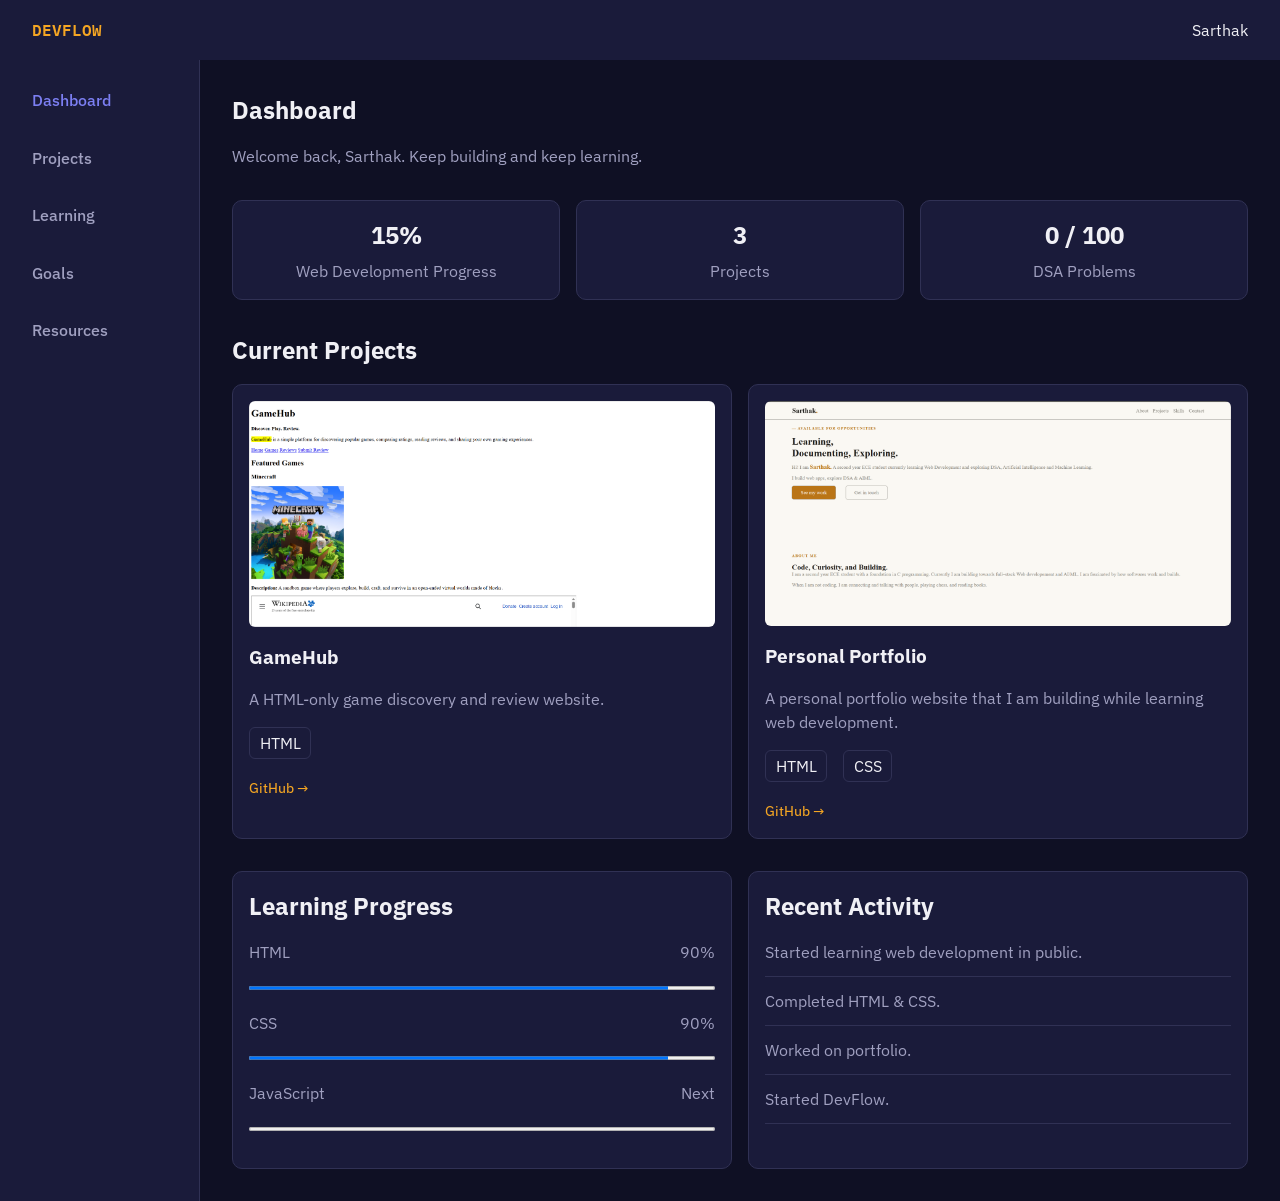
<file: index.html>
<!doctype html>
<html lang="en">
  <head>
    <meta charset="UTF-8" />

    <meta name="viewport" content="width=device-width, initial-scale=1.0" />

    <!-- Google Fonts -->
    <link rel="preconnect" href="https://fonts.googleapis.com" />
    <link rel="preconnect" href="https://fonts.gstatic.com" crossorigin />

    <link
      href="https://fonts.googleapis.com/css2?family=IBM+Plex+Mono:wght@400;500;600&family=IBM+Plex+Sans:wght@400;500;600;700&display=swap"
      rel="stylesheet"
    />

    <!-- CSS -->
    <link rel="stylesheet" href="style.css" />

    <title>DevFlow | Dashboard</title>
  </head>

  <body>
    <!-- Header -->
    <header class="header">
      <a href="index.html" class="logo">DEVFLOW</a>

      <div class="profile">
        <span class="username">Sarthak</span>
      </div>
    </header>

    <!-- Sidebar -->
    <aside class="sidebar">
      <nav>
        <a href="index.html" class="active">Dashboard</a>
        <a href="projects.html">Projects</a>
        <a href="learning.html">Learning</a>
        <a href="goals.html">Goals</a>
        <a href="resources.html">Resources</a>
      </nav>
    </aside>

    <!-- Main Content -->
    <main>
      <!-- Welcome -->
      <section class="welcome">
        <h1>Dashboard</h1>

        <p>Welcome back, Sarthak. Keep building and keep learning.</p>
      </section>

      <!-- Statistics -->
      <section class="stats">
        <article class="stat-card">
          <strong>15%</strong>
          <span>Web Development Progress</span>
        </article>

        <article class="stat-card">
          <strong>3</strong>
          <span>Projects</span>
        </article>

        <article class="stat-card">
          <strong>0 / 100</strong>
          <span>DSA Problems</span>
        </article>
      </section>

      <!-- Current Projects -->
      <section class="current-projects">
        <h2>Current Projects</h2>

        <div class="project-grid">
          <!-- GameHub -->
          <article class="project-card">
            <img
              src="images/gamehub.png"
              alt="Screenshot of the GameHub website"
            />

            <div class="project-content">
              <h3>GameHub</h3>

              <p>A HTML-only game discovery and review website.</p>

              <div class="project-stack">
                <span>HTML</span>
              </div>

              <a
                href="https://github.com/sarthakhire/web-dev-learning"
                target="_blank"
                rel="noopener noreferrer"
                class="github-link"
              >
                GitHub &rarr;
              </a>
            </div>
          </article>

          <!-- Portfolio -->
          <article class="project-card">
            <img
              src="images/portfolio.png"
              alt="Screenshot of Sarthak's personal portfolio website"
            />

            <div class="project-content">
              <h3>Personal Portfolio</h3>

              <p>
                A personal portfolio website that I am building while learning
                web development.
              </p>

              <div class="project-stack">
                <span>HTML</span>
                <span>CSS</span>
              </div>

              <a
                href="https://github.com/sarthakhire/sarthak-portfolio"
                target="_blank"
                rel="noopener noreferrer"
                class="github-link"
              >
                GitHub &rarr;
              </a>
            </div>
          </article>
        </div>
      </section>

      <!-- Bottom Dashboard -->
      <div class="dashboard-bottom">
        <!-- Learning Progress -->
        <section class="learning-progress">
          <h2>Learning Progress</h2>

          <div class="progress-item">
            <div class="progress-label">
              <span>HTML</span>
              <span>90%</span>
            </div>

            <progress id="html" value="90" max="100"></progress>
          </div>

          <div class="progress-item">
            <div class="progress-label">
              <span>CSS</span>
              <span>90%</span>
            </div>

            <progress id="css" value="90" max="100"></progress>
          </div>

          <div class="progress-item">
            <div class="progress-label">
              <span>JavaScript</span>
              <span>Next</span>
            </div>

            <progress id="javascript" value="0" max="100"></progress>
          </div>
        </section>

        <!-- Recent Activity -->
        <section class="activity">
          <h2>Recent Activity</h2>

          <ul>
            <li>Started learning web development in public.</li>
            <li>Completed HTML &amp; CSS.</li>
            <li>Worked on portfolio.</li>
            <li>Started DevFlow.</li>
          </ul>
        </section>
      </div>
    </main>
  </body>
</html>
</file>
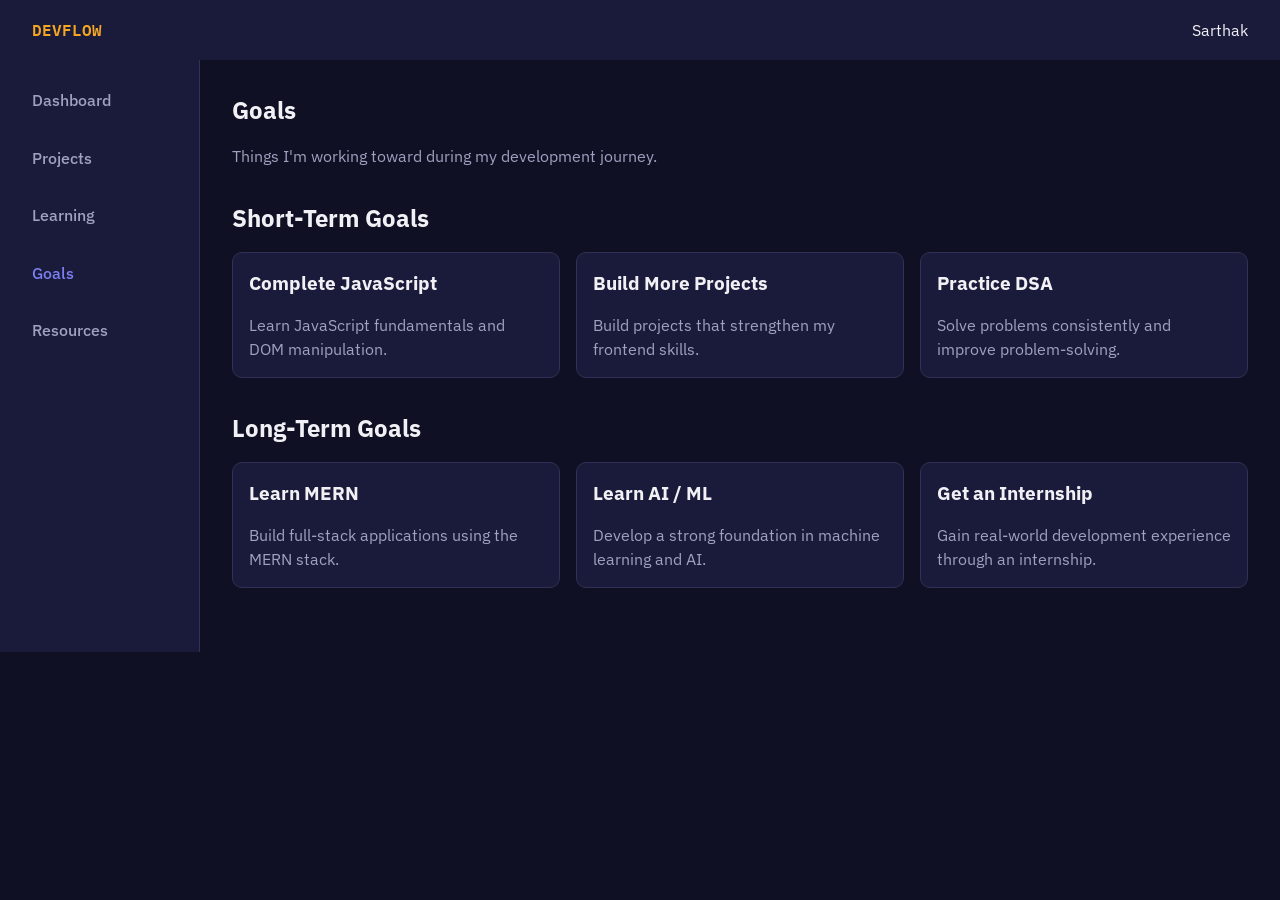
<file: goals.html>
<!doctype html>
<html lang="en">
  <head>
    <meta charset="UTF-8" />

    <meta name="viewport" content="width=device-width, initial-scale=1.0" />

    <!-- Google Fonts -->
    <link rel="preconnect" href="https://fonts.googleapis.com" />
    <link rel="preconnect" href="https://fonts.gstatic.com" crossorigin />

    <link
      href="https://fonts.googleapis.com/css2?family=IBM+Plex+Mono:wght@400;500;600&family=IBM+Plex+Sans:wght@400;500;600;700&display=swap"
      rel="stylesheet"
    />

    <link rel="stylesheet" href="style.css" />

    <title>DevFlow | Goals</title>
  </head>

  <body>
    <!-- Header -->
    <header class="header">
      <a href="index.html" class="logo">DEVFLOW</a>

      <div class="profile">
        <span class="username">Sarthak</span>
      </div>
    </header>

    <!-- Sidebar -->
    <aside class="sidebar">
      <nav>
        <a href="index.html">Dashboard</a>
        <a href="projects.html">Projects</a>
        <a href="learning.html">Learning</a>
        <a href="goals.html" class="active">Goals</a>
        <a href="resources.html">Resources</a>
      </nav>
    </aside>

    <!-- Main Content -->
    <main>
      <section class="goals-page">
        <h1>Goals</h1>

        <p>Things I'm working toward during my development journey.</p>

        <!-- Short Term -->
        <section class="goal-section">
          <h2>Short-Term Goals</h2>

          <div class="goal-grid">
            <article class="goal-card">
              <h3>Complete JavaScript</h3>
              <p>Learn JavaScript fundamentals and DOM manipulation.</p>
            </article>

            <article class="goal-card">
              <h3>Build More Projects</h3>
              <p>Build projects that strengthen my frontend skills.</p>
            </article>

            <article class="goal-card">
              <h3>Practice DSA</h3>
              <p>Solve problems consistently and improve problem-solving.</p>
            </article>
          </div>
        </section>

        <!-- Long Term -->
        <section class="goal-section">
          <h2>Long-Term Goals</h2>

          <div class="goal-grid">
            <article class="goal-card">
              <h3>Learn MERN</h3>
              <p>Build full-stack applications using the MERN stack.</p>
            </article>

            <article class="goal-card">
              <h3>Learn AI / ML</h3>
              <p>Develop a strong foundation in machine learning and AI.</p>
            </article>

            <article class="goal-card">
              <h3>Get an Internship</h3>
              <p>
                Gain real-world development experience through an internship.
              </p>
            </article>
          </div>
        </section>
      </section>
    </main>
  </body>
</html>
</file>
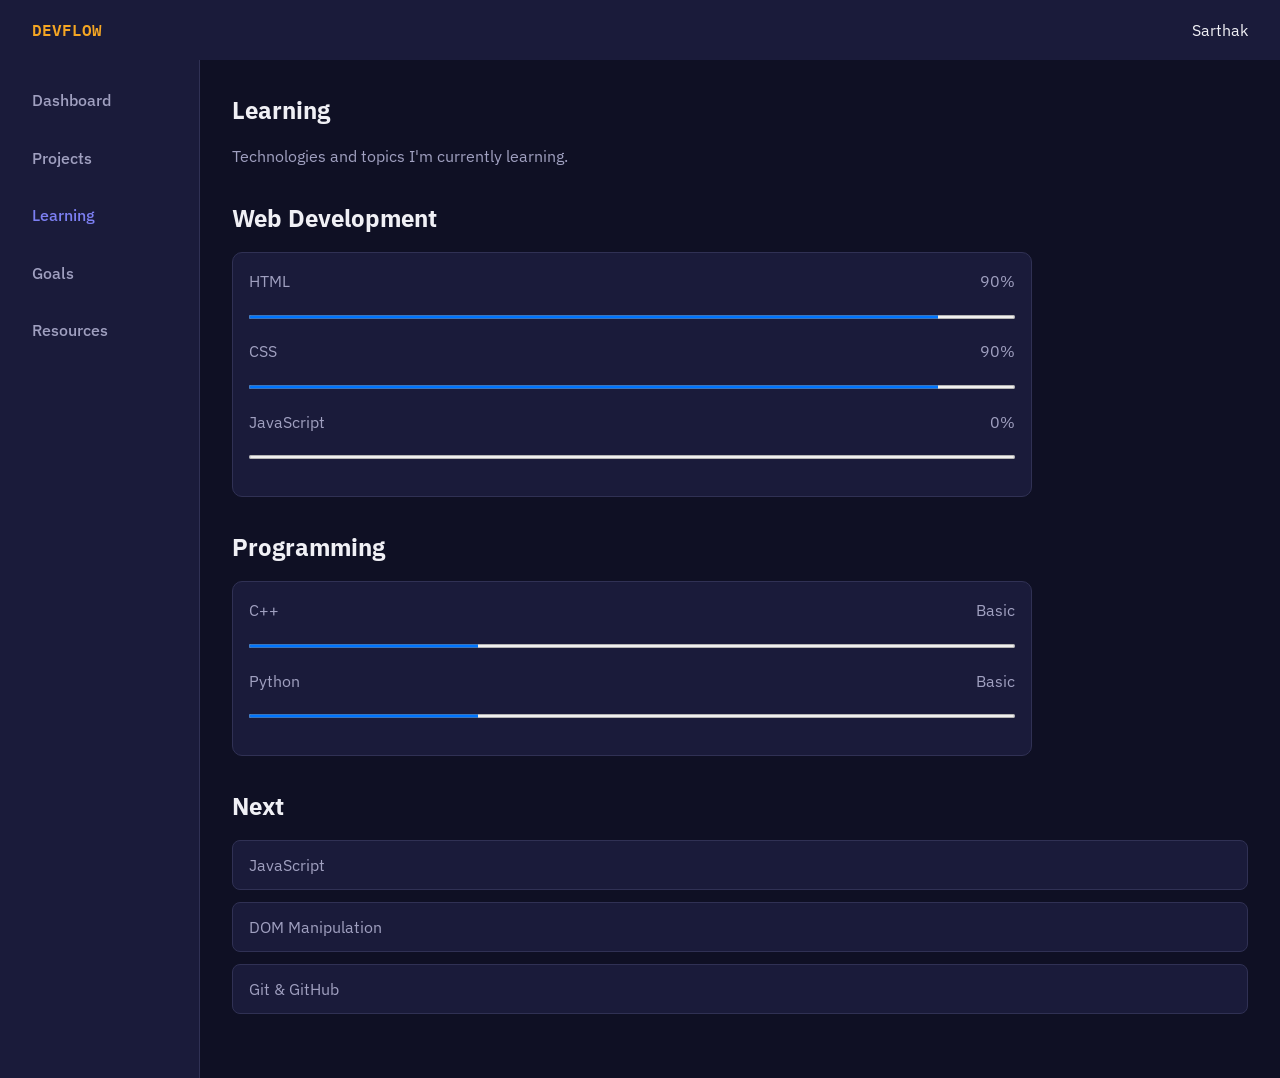
<file: learning.html>
<!doctype html>
<html lang="en">
  <head>
    <meta charset="UTF-8" />

    <meta name="viewport" content="width=device-width, initial-scale=1.0" />

    <!-- Google Fonts -->
    <link rel="preconnect" href="https://fonts.googleapis.com" />
    <link rel="preconnect" href="https://fonts.gstatic.com" crossorigin />

    <link
      href="https://fonts.googleapis.com/css2?family=IBM+Plex+Mono:wght@400;500;600&family=IBM+Plex+Sans:wght@400;500;600;700&display=swap"
      rel="stylesheet"
    />

    <link rel="stylesheet" href="style.css" />

    <title>DevFlow | Learning</title>
  </head>

  <body>
    <!-- Header -->
    <header class="header">
      <a href="index.html" class="logo">DEVFLOW</a>

      <div class="profile">
        <span class="username">Sarthak</span>
      </div>
    </header>

    <!-- Sidebar -->
    <aside class="sidebar">
      <nav>
        <a href="index.html">Dashboard</a>
        <a href="projects.html">Projects</a>
        <a href="learning.html" class="active">Learning</a>
        <a href="goals.html">Goals</a>
        <a href="resources.html">Resources</a>
      </nav>
    </aside>

    <!-- Main Content -->
    <main>
      <section class="learning-page">
        <h1>Learning</h1>

        <p>Technologies and topics I'm currently learning.</p>

        <!-- Web Development -->
        <section class="learning-section">
          <h2>Web Development</h2>

          <div class="learning-progress">
            <div class="progress-item">
              <div class="progress-label">
                <span>HTML</span>
                <span>90%</span>
              </div>

              <progress value="90" max="100"></progress>
            </div>

            <div class="progress-item">
              <div class="progress-label">
                <span>CSS</span>
                <span>90%</span>
              </div>

              <progress value="90" max="100"></progress>
            </div>

            <div class="progress-item">
              <div class="progress-label">
                <span>JavaScript</span>
                <span>0%</span>
              </div>

              <progress value="0" max="100"></progress>
            </div>
          </div>
        </section>

        <!-- Programming -->
        <section class="learning-section">
          <h2>Programming</h2>

          <div class="learning-progress">
            <div class="progress-item">
              <div class="progress-label">
                <span>C++</span>
                <span>Basic</span>
              </div>

              <progress value="30" max="100"></progress>
            </div>

            <div class="progress-item">
              <div class="progress-label">
                <span>Python</span>
                <span>Basic</span>
              </div>

              <progress value="30" max="100"></progress>
            </div>
          </div>
        </section>

        <!-- Next -->
        <section class="learning-section">
          <h2>Next</h2>

          <ul class="learning-list">
            <li>JavaScript</li>
            <li>DOM Manipulation</li>
            <li>Git &amp; GitHub</li>
          </ul>
        </section>
      </section>
    </main>
  </body>
</html>
</file>
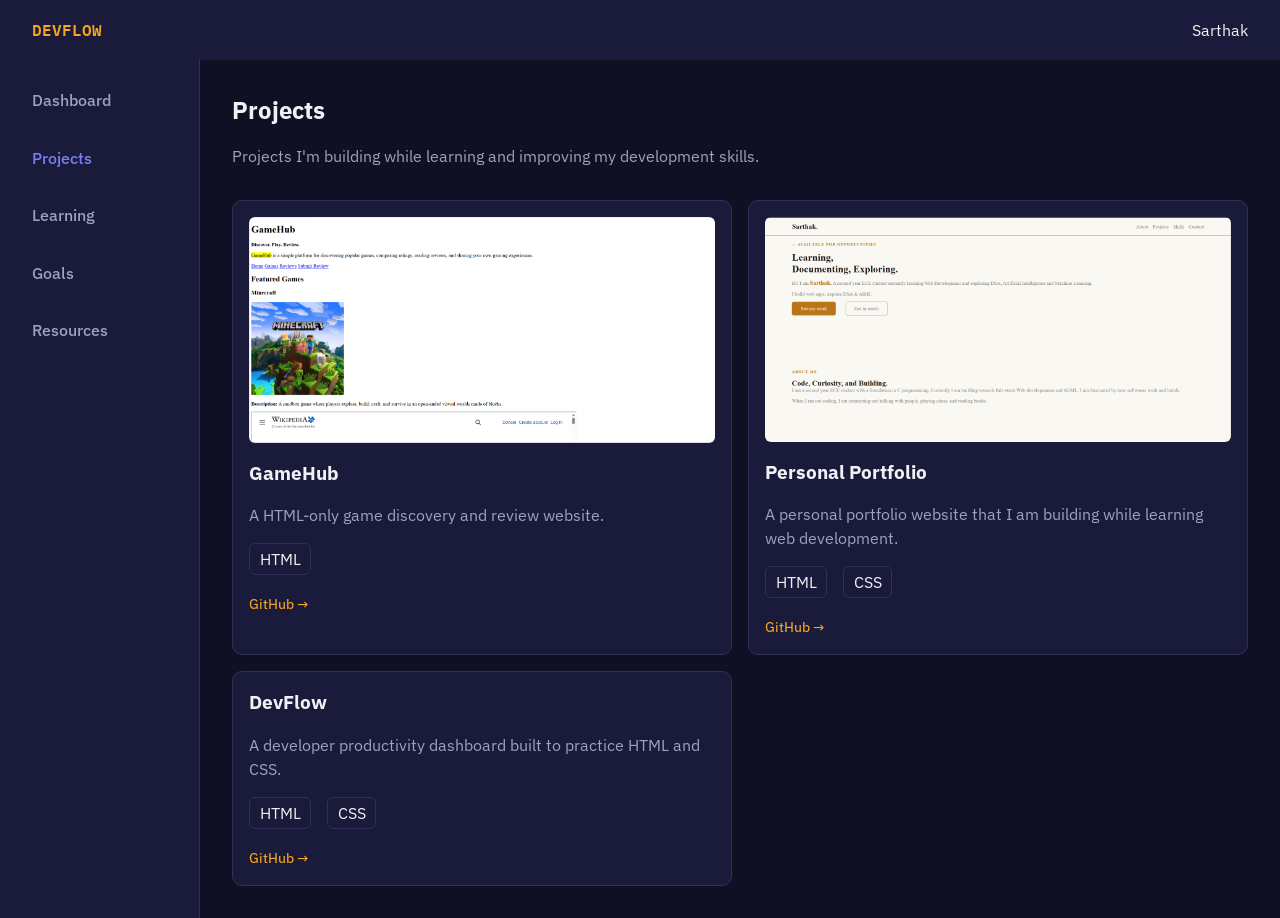
<file: projects.html>
<!doctype html>
<html lang="en">
  <head>
    <meta charset="UTF-8" />

    <meta name="viewport" content="width=device-width, initial-scale=1.0" />

    <!-- Google Fonts -->
    <link rel="preconnect" href="https://fonts.googleapis.com" />
    <link rel="preconnect" href="https://fonts.gstatic.com" crossorigin />

    <link
      href="https://fonts.googleapis.com/css2?family=IBM+Plex+Mono:wght@400;500;600&family=IBM+Plex+Sans:wght@400;500;600;700&display=swap"
      rel="stylesheet"
    />

    <link rel="stylesheet" href="style.css" />

    <title>DevFlow | Projects</title>
  </head>

  <body>
    <!-- Header -->
    <header class="header">
      <a href="index.html" class="logo">DEVFLOW</a>

      <div class="profile">
        <span class="username">Sarthak</span>
      </div>
    </header>

    <!-- Sidebar -->
    <aside class="sidebar">
      <nav>
        <a href="index.html">Dashboard</a>
        <a href="projects.html" class="active">Projects</a>
        <a href="learning.html">Learning</a>
        <a href="goals.html">Goals</a>
        <a href="resources.html">Resources</a>
      </nav>
    </aside>

    <!-- Main Content -->
    <main>
      <section class="projects">
        <h1>Projects</h1>

        <p>
          Projects I'm building while learning and improving my development
          skills.
        </p>

        <div class="project-grid">
          <!-- GameHub -->
          <article class="project-card">
            <img
              src="images/gamehub.png"
              alt="Screenshot of the GameHub website"
            />

            <div class="project-content">
              <h3>GameHub</h3>

              <p>A HTML-only game discovery and review website.</p>

              <div class="project-stack">
                <span>HTML</span>
              </div>

              <a
                href="https://github.com/sarthakhire/web-dev-learning"
                target="_blank"
                rel="noopener noreferrer"
                class="github-link"
              >
                GitHub &rarr;
              </a>
            </div>
          </article>

          <!-- Personal Portfolio -->
          <article class="project-card">
            <img
              src="images/portfolio.png"
              alt="Screenshot of Sarthak's personal portfolio website"
            />

            <div class="project-content">
              <h3>Personal Portfolio</h3>

              <p>
                A personal portfolio website that I am building while learning
                web development.
              </p>

              <div class="project-stack">
                <span>HTML</span>
                <span>CSS</span>
              </div>

              <a
                href="https://github.com/sarthakhire/sarthak-portfolio"
                target="_blank"
                rel="noopener noreferrer"
                class="github-link"
              >
                GitHub &rarr;
              </a>
            </div>
          </article>

          <!-- DevFlow -->
          <article class="project-card">
            <div class="project-content">
              <h3>DevFlow</h3>

              <p>
                A developer productivity dashboard built to practice HTML and
                CSS.
              </p>

              <div class="project-stack">
                <span>HTML</span>
                <span>CSS</span>
              </div>

              <a
                href="https://github.com/sarthakhire/devflow"
                target="_blank"
                rel="noopener noreferrer"
                class="github-link"
              >
                GitHub &rarr;
              </a>
            </div>
          </article>
        </div>
      </section>
    </main>
  </body>
</html>
</file>
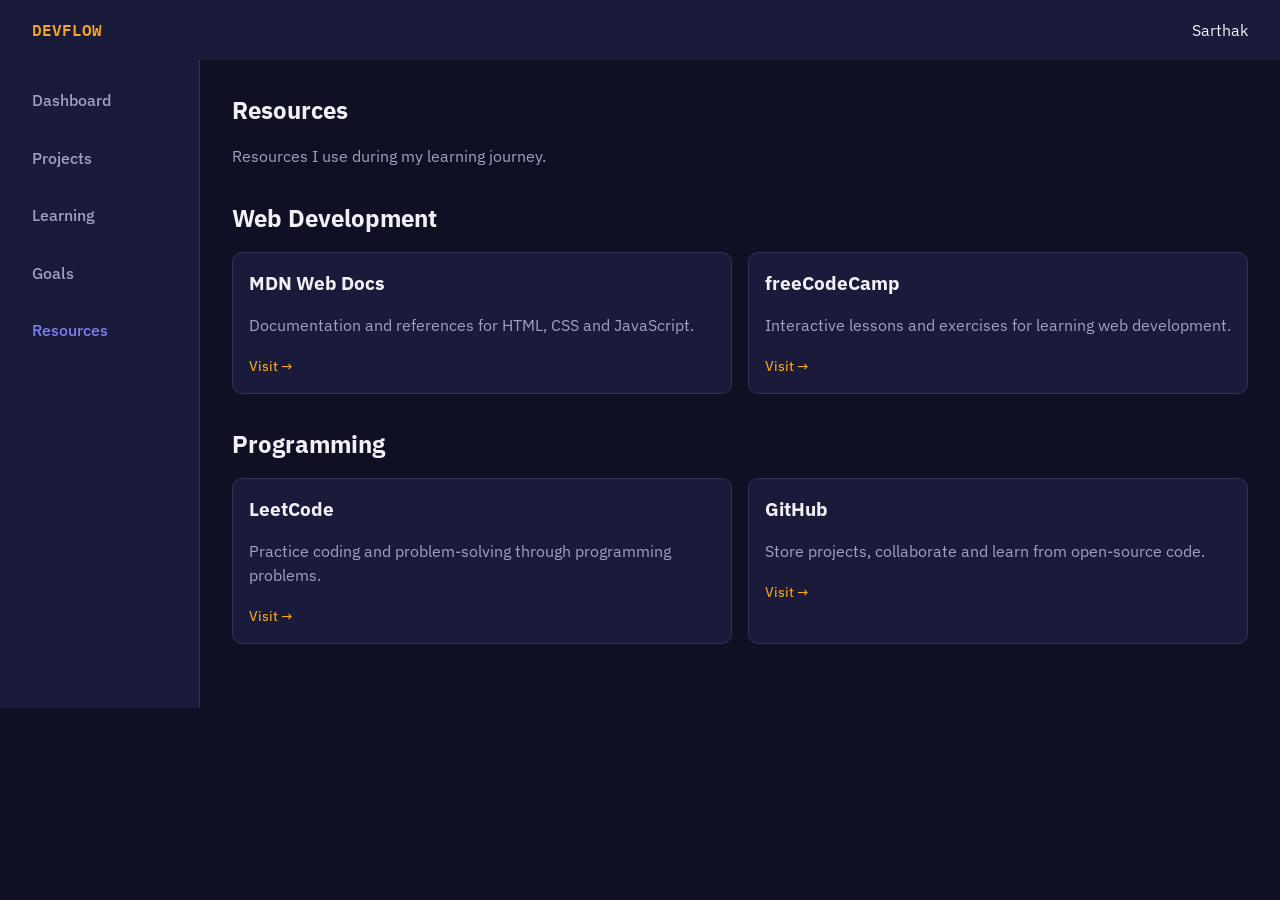
<file: resources.html>
<!doctype html>
<html lang="en">
  <head>
    <meta charset="UTF-8" />

    <meta name="viewport" content="width=device-width, initial-scale=1.0" />

    <!-- Google Fonts -->
    <link rel="preconnect" href="https://fonts.googleapis.com" />
    <link rel="preconnect" href="https://fonts.gstatic.com" crossorigin />

    <link
      href="https://fonts.googleapis.com/css2?family=IBM+Plex+Mono:wght@400;500;600&family=IBM+Plex+Sans:wght@400;500;600;700&display=swap"
      rel="stylesheet"
    />

    <link rel="stylesheet" href="style.css" />

    <title>DevFlow | Resources</title>
  </head>

  <body>
    <!-- Header -->
    <header class="header">
      <a href="index.html" class="logo">DEVFLOW</a>

      <div class="profile">
        <span class="username">Sarthak</span>
      </div>
    </header>

    <!-- Sidebar -->
    <aside class="sidebar">
      <nav>
        <a href="index.html">Dashboard</a>
        <a href="projects.html">Projects</a>
        <a href="learning.html">Learning</a>
        <a href="goals.html">Goals</a>
        <a href="resources.html" class="active">Resources</a>
      </nav>
    </aside>

    <!-- Main Content -->
    <main>
      <section class="resources-page">
        <h1>Resources</h1>

        <p>Resources I use during my learning journey.</p>

        <!-- Web Development -->
        <section class="resource-section">
          <h2>Web Development</h2>

          <div class="resource-grid">
            <article class="resource-card">
              <h3>MDN Web Docs</h3>

              <p>Documentation and references for HTML, CSS and JavaScript.</p>

              <a
                href="https://developer.mozilla.org/"
                target="_blank"
                rel="noopener noreferrer"
                class="github-link"
              >
                Visit &rarr;
              </a>
            </article>

            <article class="resource-card">
              <h3>freeCodeCamp</h3>

              <p>
                Interactive lessons and exercises for learning web development.
              </p>

              <a
                href="https://www.freecodecamp.org/"
                target="_blank"
                rel="noopener noreferrer"
                class="github-link"
              >
                Visit &rarr;
              </a>
            </article>
          </div>
        </section>

        <!-- Programming -->
        <section class="resource-section">
          <h2>Programming</h2>

          <div class="resource-grid">
            <article class="resource-card">
              <h3>LeetCode</h3>

              <p>
                Practice coding and problem-solving through programming
                problems.
              </p>

              <a
                href="https://leetcode.com/"
                target="_blank"
                rel="noopener noreferrer"
                class="github-link"
              >
                Visit &rarr;
              </a>
            </article>

            <article class="resource-card">
              <h3>GitHub</h3>

              <p>
                Store projects, collaborate and learn from open-source code.
              </p>

              <a
                href="https://github.com/"
                target="_blank"
                rel="noopener noreferrer"
                class="github-link"
              >
                Visit &rarr;
              </a>
            </article>
          </div>
        </section>
      </section>
    </main>
  </body>
</html>
</file>
<file: style.css>
/* ==================== */
/* CSS Variables         */
/* ==================== */

:root {
  --background: #0f1024;
  --surface: #1a1b3a;
  --primary: #f5a623;
  --secondary: #7c7ff2;
  --text: #f0f0f5;
  --text-secondary: #a0a0c0;
  --border: #303154;
}

/* ==================== */
/* Reset                 */
/* ==================== */

* {
  margin: 0;
  padding: 0;
  box-sizing: border-box;
}

a {
  text-decoration: none;
}

img {
  max-width: 100%;
  display: block;
}

ul {
  list-style: none;
  padding: 0;
  margin: 0;
}

/* ==================== */
/* Body Layout           */
/* ==================== */

body {
  background-color: var(--background);
  color: var(--text-secondary);

  font-family: "IBM Plex Sans", sans-serif;
  font-size: 1rem;
  line-height: 1.5;

  display: grid;

  grid-template-rows: 60px 1fr;
  grid-template-columns: 200px 1fr;

  grid-template-areas:
    "header header"
    "sidebar main";
}

/* ==================== */
/* Header                */
/* ==================== */

.header {
  grid-area: header;

  background-color: var(--surface);
  color: var(--text);

  display: flex;
  justify-content: space-between;
  align-items: center;

  padding: 0.2rem 2rem;
}

.logo {
  color: var(--primary);

  font-family: "IBM Plex Mono", monospace;
  font-weight: 600;

  transition: transform 0.2s ease-in-out;
}

.logo:hover {
  transform: scale(1.03);
}

/* ==================== */
/* Sidebar               */
/* ==================== */

.sidebar {
  grid-area: sidebar;

  background-color: var(--surface);

  border-right: 1px solid var(--border);

  padding: 1rem;
}

.sidebar nav {
  display: flex;
  flex-direction: column;
  gap: 0.6rem;
}

/* ==================== */
/* Navigation            */
/* ==================== */

nav a {
  color: var(--text-secondary);

  font-size: 1rem;
  font-weight: 500;

  border-radius: 8px;

  padding: 0.75rem 1rem;

  transition:
    transform 0.2s ease-in-out,
    color 0.2s ease-in-out;
}

nav a:hover {
  transform: translateX(5px);
  color: var(--text);
}

nav a.active {
  color: var(--secondary);
}

/* ==================== */
/* Main                  */
/* ==================== */

main {
  grid-area: main;

  padding: 2rem;
}

/* ==================== */
/* Headings              */
/* ==================== */

h1,
h2,
h3 {
  color: var(--text);

  margin-bottom: 1rem;
}

/* ==================== */
/* Welcome               */
/* ==================== */

.welcome {
  margin-bottom: 2rem;
}

.welcome p {
  color: var(--text-secondary);
}

/* ==================== */
/* Statistics            */
/* ==================== */

.stats {
  display: grid;

  grid-template-columns: repeat(3, 1fr);

  gap: 1rem;

  margin-bottom: 2rem;
}

.stat-card {
  background-color: var(--surface);

  display: grid;
  gap: 6px;

  text-align: center;

  border: 1px solid var(--border);
  border-radius: 10px;

  padding: 1rem;

  transition: border-color 0.3s ease;
}

.stat-card strong {
  color: var(--text);

  font-size: 1.5rem;
}

.stat-card:hover {
  border-color: var(--secondary);
}

/* ==================== */
/* Current Projects      */
/* ==================== */

.current-projects {
  margin-bottom: 2rem;
}

.project-grid {
  display: grid;

  grid-template-columns: 1fr 1fr;

  gap: 1rem;
}

.project-card {
  background-color: var(--surface);

  border: 1px solid var(--border);
  border-radius: 10px;

  padding: 1rem;

  transition: border-color 0.3s ease;
}

.project-card:hover {
  border-color: var(--secondary);
}

.project-card img {
  width: 100%;

  margin-bottom: 1rem;

  border-radius: 6px;
}

.project-content {
  color: var(--text-secondary);
}

.project-content h3 {
  color: var(--text);
}

/* ==================== */
/* Project Stack         */
/* ==================== */

.project-stack {
  display: flex;

  gap: 1rem;

  color: var(--text);

  margin-top: 1rem;
  margin-bottom: 1rem;
}

.project-stack span {
  border: 1px solid var(--border);

  border-radius: 6px;

  padding: 0.2rem 0.6rem;
}

/* ==================== */
/* GitHub Link           */
/* ==================== */

.github-link {
  color: var(--primary);

  font-size: 0.85rem;
  font-weight: 450;

  border-bottom: 1px solid transparent;

  transition: border-color 0.2s ease;
}

.github-link:hover {
  border-bottom-color: var(--secondary);
}

/* ==================== */
/* Dashboard Bottom      */
/* ==================== */

.dashboard-bottom {
  display: grid;

  grid-template-columns: 1fr 1fr;

  gap: 1rem;
}

.learning-progress,
.activity {
  background-color: var(--surface);

  border: 1px solid var(--border);
  border-radius: 10px;

  padding: 1rem;
}

/* ==================== */
/* Learning Progress     */
/* ==================== */

.progress-item {
  margin-bottom: 1rem;
}

.progress-label {
  display: flex;

  justify-content: space-between;

  margin-bottom: 0.4rem;
}

progress {
  width: 100%;
  height: 8px;
}

/* ==================== */
/* Recent Activity       */
/* ==================== */

.activity ul {
  display: flex;

  flex-direction: column;

  gap: 0.75rem;
}

.activity li {
  color: var(--text-secondary);

  padding-bottom: 0.75rem;

  border-bottom: 1px solid var(--border);
}

.learning-page > p,
.projects > p,
.goals-page > p,
.resources-page > p {
  margin-bottom: 2rem;
}

/* Learning */

.learning-section {
  margin-bottom: 2rem;
}

.learning-section .learning-progress {
  max-width: 800px;
}

/* Learning list */

.learning-list {
  display: flex;
  flex-direction: column;
  gap: 0.75rem;
}

.learning-list li {
  background-color: var(--surface);
  border: 1px solid var(--border);
  border-radius: 8px;
  padding: 0.75rem 1rem;
}

/* Goals */

.goal-section {
  margin-bottom: 2rem;
}

.goal-grid {
  display: grid;
  grid-template-columns: repeat(3, 1fr);
  gap: 1rem;
}

.goal-card {
  background-color: var(--surface);
  border: 1px solid var(--border);
  border-radius: 10px;
  padding: 1rem;

  transition: border-color 0.3s ease;
}

.goal-card:hover {
  border-color: var(--secondary);
}

.goal-card h3 {
  color: var(--text);
}

/* Resources */

.resource-section {
  margin-bottom: 2rem;
}

.resource-grid {
  display: grid;
  grid-template-columns: repeat(2, 1fr);
  gap: 1rem;
}

.resource-card {
  background-color: var(--surface);
  border: 1px solid var(--border);
  border-radius: 10px;
  padding: 1rem;

  transition: border-color 0.3s ease;
}

.resource-card:hover {
  border-color: var(--secondary);
}

.resource-card h3 {
  color: var(--text);
}

.resource-card p {
  margin-bottom: 1rem;
}

/* ==================== */
/* Responsive Design     */
/* ==================== */

@media (max-width: 768px) {
  body {
    grid-template-rows: auto auto 1fr;

    grid-template-columns: 1fr;

    grid-template-areas:
      "header"
      "sidebar"
      "main";
  }

  .sidebar {
    border-right: none;

    border-bottom: 1px solid var(--border);
  }

  .sidebar nav {
    flex-direction: row;

    flex-wrap: wrap;
  }

  .stats {
    grid-template-columns: 1fr;
  }

  .project-grid {
    grid-template-columns: 1fr;
  }

  .dashboard-bottom {
    grid-template-columns: 1fr;
  }

  main {
    padding: 1rem;
  }

  .goal-grid {
    grid-template-columns: 1fr;
  }

  .resource-grid {
    grid-template-columns: 1fr;
  }
}
</file>
